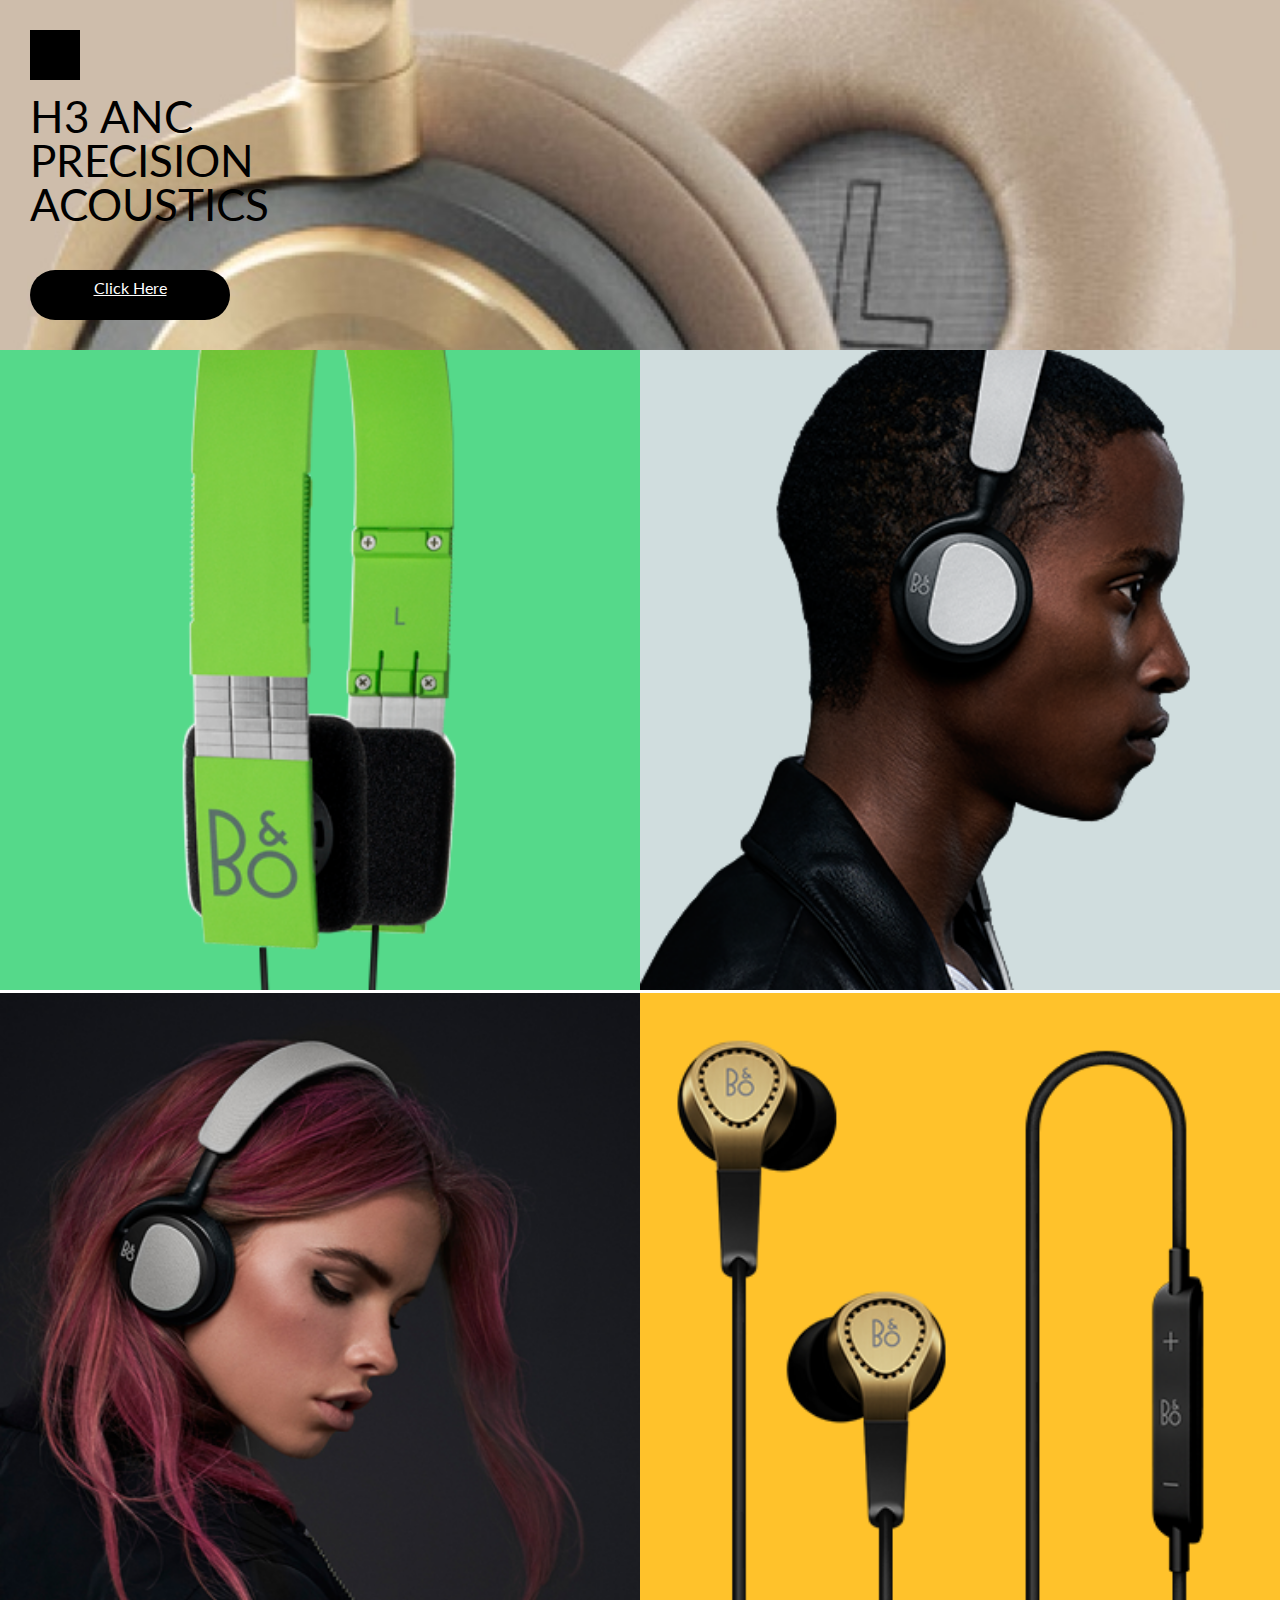
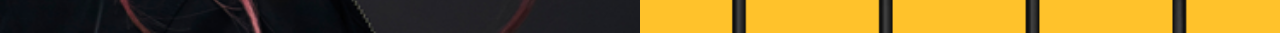
<file: HTML-CSS/3.23 no-flex/index.html>
<!DOCTYPE html>
<html lang="en">
<head>

  <meta charset="UTF-8">
  <meta name="description" content="HTML INTRO">
  <meta name="viewport" content="width=device-width, initial-scale=1.0">
  <title>3.23</title>

  <link rel="stylesheet" href="normalize.css">
  <link rel="stylesheet" href="reset.css">
  <link rel="stylesheet" href="home.css">

</head>
<body>
<main>
<section class="home-page-top-main">
<header class="menu">
</header>
<div class="home-page-content-top">
  <h1>H3 ANC <br> PRECISION <br> ACOUSTICS</h1>
</div>
<div class="home-top-button"><a href="reddit.com">Click Here</a>
</section>
<section class="products">
  <div class="product">
    <img src="./img2/g3-green-set.png" alt="green set">
  </div>
  <div class="product">
    <img src="./img2/H2 - ALWAYS ON.png" alt="always on">
  </div>
  <div class="product">
    <img src="./img2/H2-girl-with-headphones.png" alt="h2 girl">
  </div>
  <div class="product">
    <img src="./img2/H3- ear-buds.png" alt="h3 ear buds">
  </div>
</section>
</main>
</body>
</html>
</file>
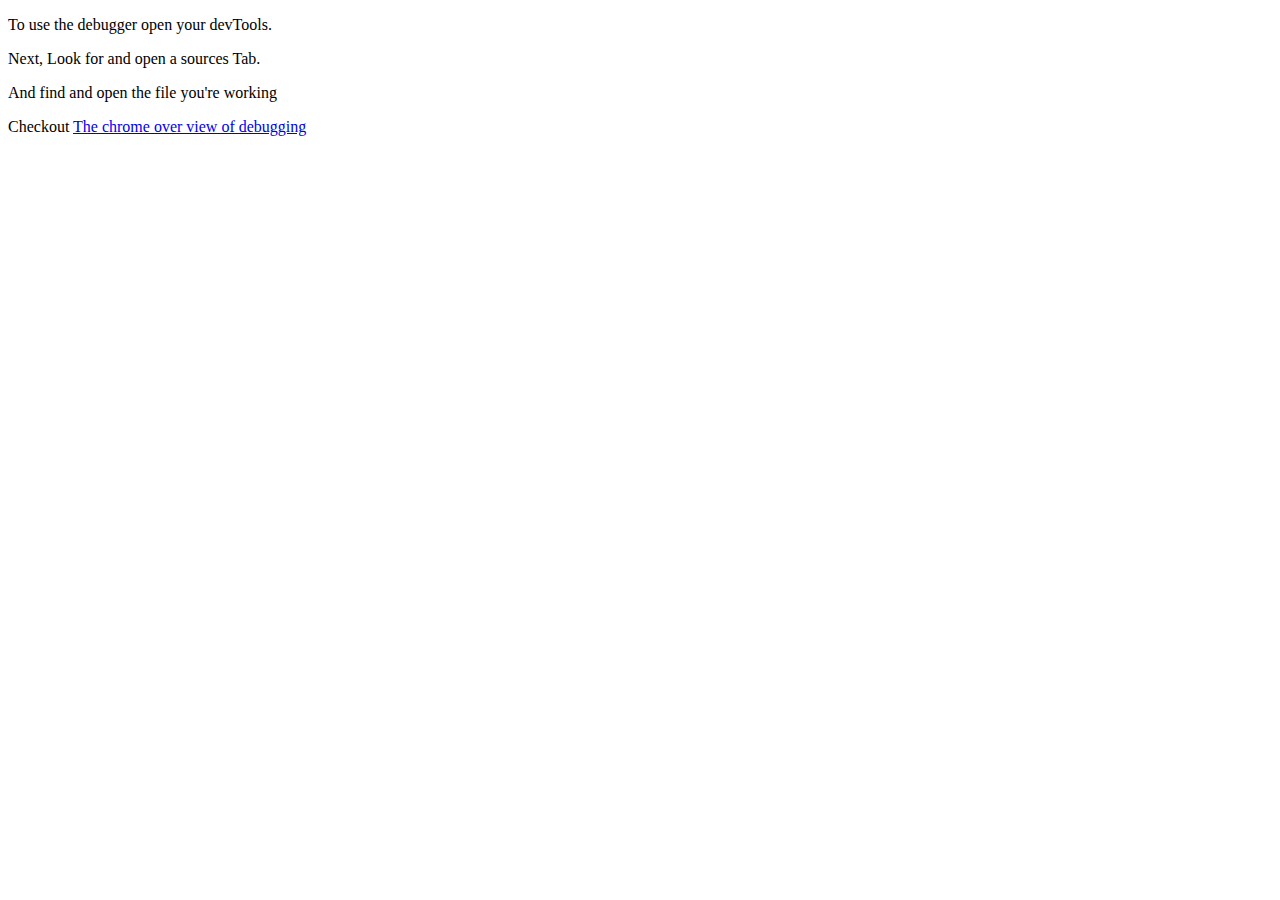
<file: JS/JS-Basics/index.html>
<!DOCTYPE html>
<html>
<head>
    <meta charset="utf-8">
    <title>Empty Night</title>
</head>
<body>
    <p>To use the debugger open your devTools.</p>
    
    <p>Next, Look for and open a sources Tab.
    <div>And find and open the file you're working</div>
    </p>
    
    <p>Checkout <a href="https://developer.chrome.com/devtools/docs/javascript-debugging">The chrome over view of debugging</a></p>

    <script src="fns-and-scope.js"></script>
    <script src="closures.js"></script>
</body>
</html>
</file>
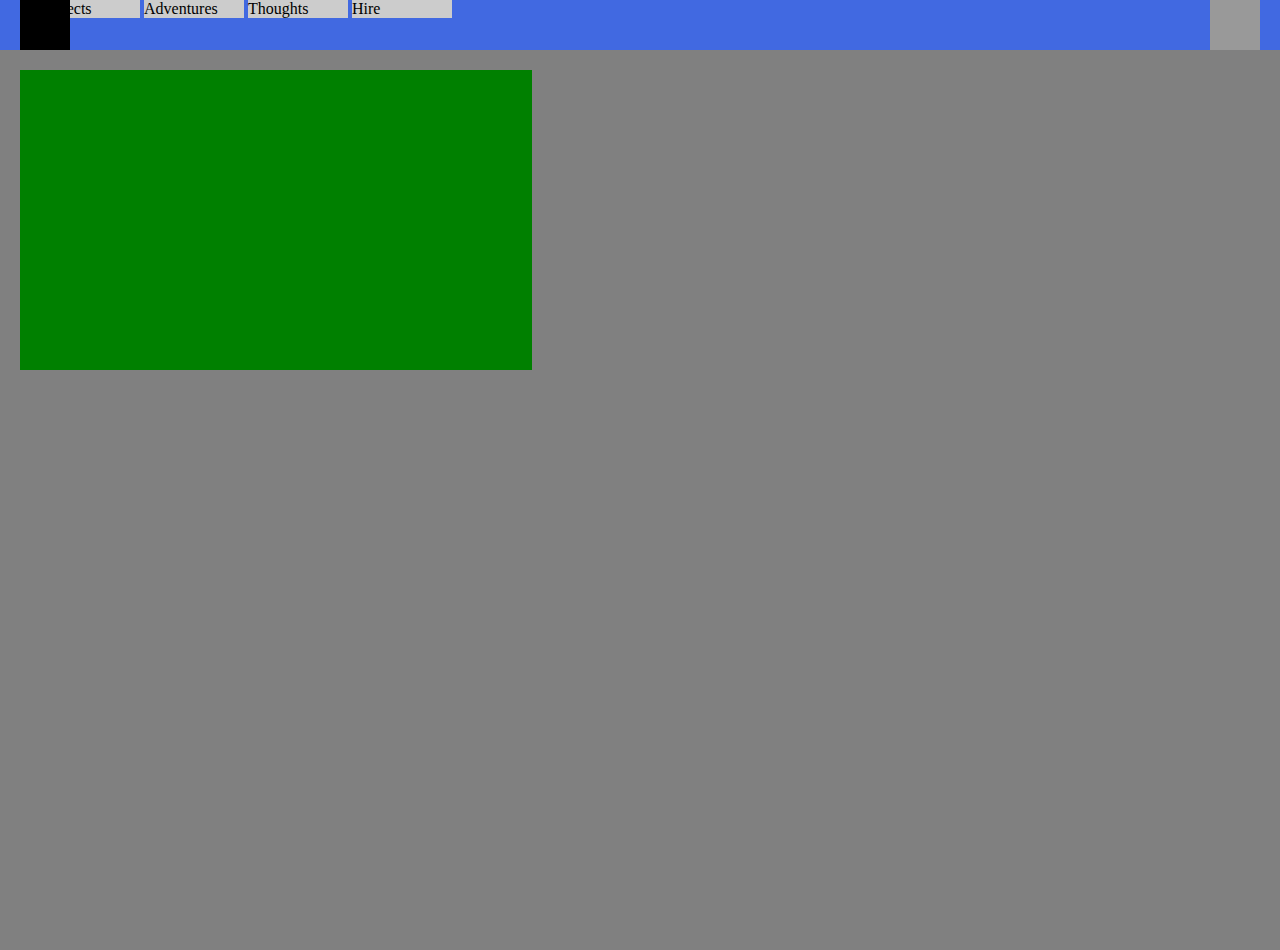
<file: week1/day1/index.html>
<!DOC TYPE html>
  <html>
  <head>
      <meta charset="utf-8">
      <title>Amar Patel</title>
      <link rel="stylesheet" href="intro.css">
  </head>
  <body>
    <main>
      <header class="main-header">
        <div class="menu">
        </div>
        <div class="search">
        </div>
          <nav>
            <ul>
              <li>Projects</li>
              <li>Adventures</li>
              <li>Thoughts</li>
              <li>Hire</li>
            </ul>
          </nav>
      </header>
      <section class="main-section">
        <div id="card-1" class="cards"></div>
        <div class="cards"></div>
      </section>
    </main>
  </body>
  </html>
</file>
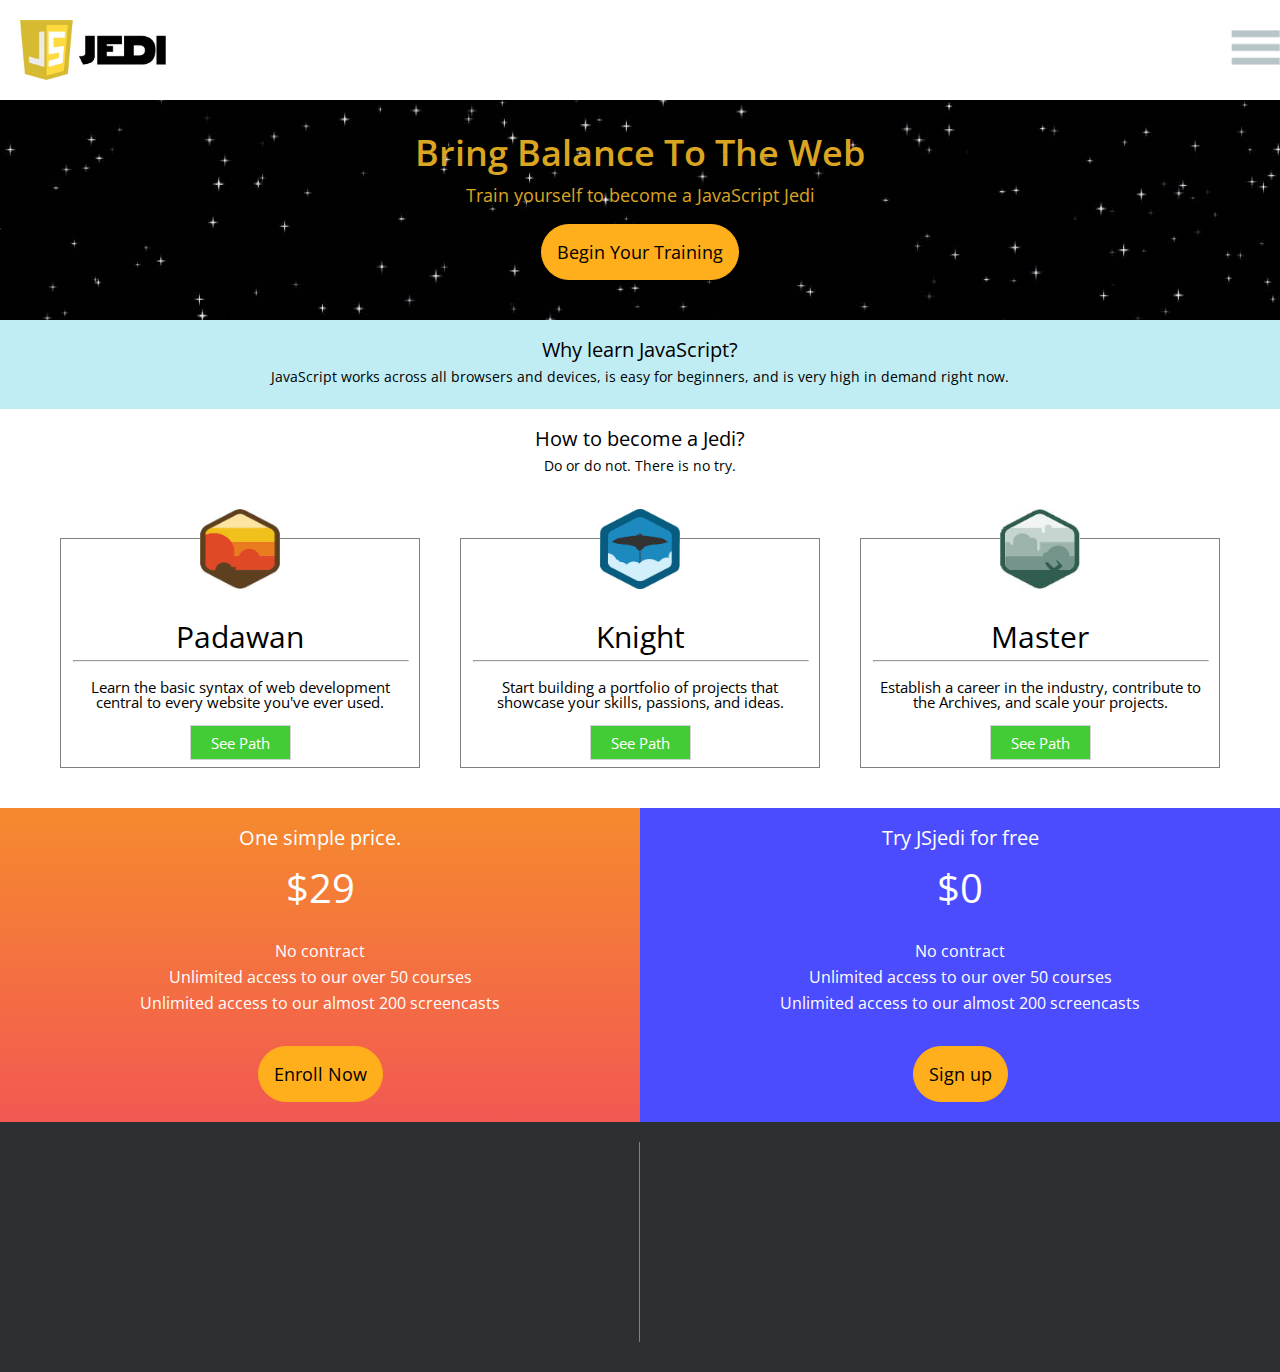
<file: HTML-CSS/CodeSchool/code-school/index.html>
<!DOCTYPE html>
<html lang="en">
<head>

    <!--META META META META META META META META-->

    <meta charset="UTF-8">
    <meta name="viewport" content="width=device-width, initial-scale=1.0">
    <meta name="description" content="HTML INTRO ">
    <meta name="keywords" content="HTML,CSS. FLexbox ">
    <title>JSjedi - Bring Balance To The Web.</title>

    <!--STYLES  STYLES STYLES STYLES STYLES STYLES STYLES -->
    <link rel="stylesheet" href="./styles/base/reset.css">
    <link rel="stylesheet" href="./styles/fonts/font.css">
    <link rel="stylesheet" href="./styles/views/home.css">

</head>
<body>
<main>
    <section class="home-page-header">
        <img class="logo" src="./img/logo2.jpg" alt="code school logo">
        <header class="nav">
          <ul>Path</ul>
          <ul>Archives</ul>
          <ul>Temple</ul>
        <div class="sign-in-button"> </div>
      </header>
        <div class="menu">
            <img src="./img/hamburger.png" alt="Hamburger Menu">
        </div>
    </section>
    <section class="home-page-intro-box">
      <h1 class="intro-header-text">Bring Balance To The Web</h1>
        <p class="intro-text">Train yourself to become a JavaScript Jedi</p>
              <button class="intro-button"><a href="">Begin Your Training</a></button>
    </section>
    <section class="why-js">
      <div class="why-jsjedi">
        <h3 class="why">Why learn JavaScript?</h3>
          <p class="javascript">JavaScript works across all browsers and devices, is easy for beginners, and is very high in demand right now.</p>
    </section>

    <section class="how-jedi">
        <h3 class="why">How to become a Jedi?</h3>
          <p class="javascript">Do or do not. There is no try.</p>
    </section>
    <section class="content-wrapper">
          <div class="jedi-content">
            <img class="jedi-content-icon" src="./img/tattooine.jpg" alt="padawan">
            <h3 class="jedi-content-title">Padawan</h3>
            <hr>
            <p>Learn the basic syntax of web development central to every website you've ever used.</p>
            <button class="jedi-button"><a href="">See Path</a></button>
          </div>
          <div class="jedi-content">
              <img class="jedi-content-icon" src="./img/cloud-city.jpg" alt="knight">
              <h3 class="jedi-content-title">Knight</h3>
              <hr>
              <p>Start building a portfolio of projects that showcase your skills, passions, and ideas.</p>
              <button class="jedi-button"><a href="">See Path</a></button>
          </div>
          <div class="jedi-content">
              <img class="jedi-content-icon" src="./img/endor.jpg" alt="master">
              <h3 class="jedi-content-title">Master</h3>
              <hr>
              <p>Establish a career in the industry,  contribute to the Archives, and scale your projects.</p>
              <button class="jedi-button"><a href="">See Path</a></button>
          </div>
    </section>

<section class="the-path">

</section>
<section class="pricing-plans">
  <div class="free">
    <h3 class="price-title">One simple price.</h3>
    <h1 class="price">$29<h1>
    <ol>
      <li>  No contract</li>
        <li>  Unlimited access to our over 50 courses</li>
          <li>  Unlimited access to our almost 200 screencasts</li>
    </ol>
                  <button class="intro-button"><a href="">Enroll Now</a></button>
  </div>
  <div class="monthly">
        <h3 class="price-title">Try JSjedi for free</h3>
        <h1 class="price">$0<h1>
    <ol>
      <li>  No contract</li>
        <li>  Unlimited access to our over 50 courses</li>
          <li>  Unlimited access to our almost 200 screencasts</li>
    </ol>
                  <button class="intro-button"><a href="">Sign up</a></button>
  </div>
</section>
<footer>
  <div class="footer-left" style="border-right:1px solid gray; height: 80%"></div>
</footer>
</main>
</body>
</html>
</file>
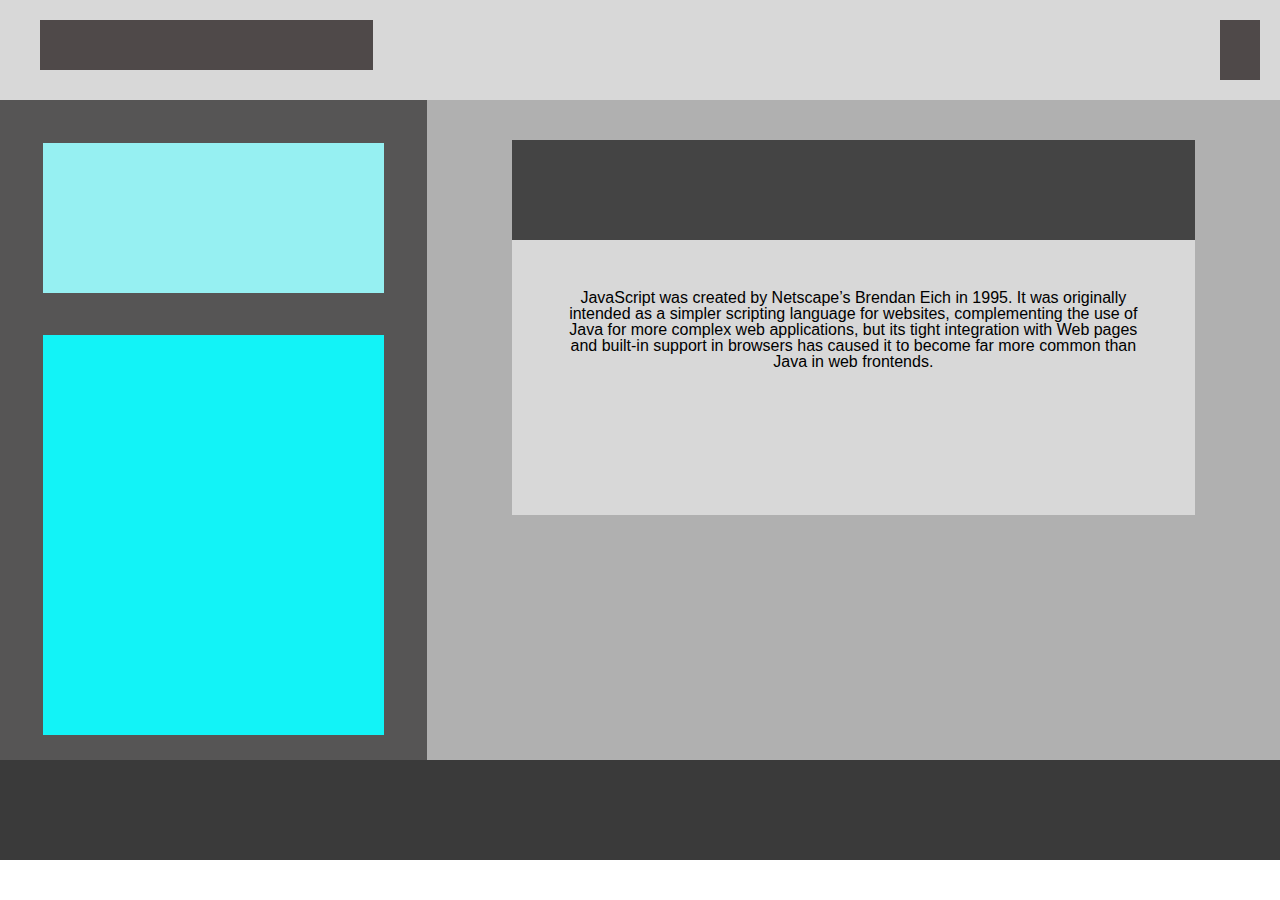
<file: HTML-CSS/HTML-CSS-Practice-Problems/level-1/index.html>
<!DOCTYPE html>
<html lang="en">
<head>

    <meta charset="UTF-8">
    <title>level-1</title>
    <link rel="stylesheet" href="../base/base.css">



    <!-- STEP 1 CSS FILE **** STEP 1 CSS FILE *** STEP 1 CSS FILE -->
    <link rel="stylesheet" href="step-1/step-1.css">

    <!-- STEP 2 CSS FILE **** STEP 2 CSS FILE *** STEP 2 CSS FILE -->
    <link rel="stylesheet" href="step-2/step-2.css">

    <!-- STEP 3 CSS FILE **** STEP 3 CSS FILE *** STEP 3 CSS FILE -->
    <link rel="stylesheet" href="step-3/step-3.css">

</head>
<body>
<main class="main-wrapper">

    <!-- Step-1.1 Position the header at the top of the screen-->
    <header class="header">

        <!-- Step-2.3 add styles to match the step-2 design  -->
        <div class="logo-container"></div>

        <!-- Step-2.4 add styles to match the step-2 design-->
        <div class="menu-container"></div>

    </header>

    <section class="main-section">

        <!-- Step-1.2 Position content-left to the left of the screen-->
        <div class="content-left">

            <!-- Step-2.1 add styles to match the step-2 design  -->
            <div class="profile-image-container"></div>

            <!-- Step-2.2 add styles to match the step-2 design-->
            <div class="profile-links-container"></div>

        </div>
        <!-- step-1.3 Position content-mid to the middle of the screen-->
        <div class="content-mid">

            <!-- Step-3.3 add some styles to match the step-3 design  -->
            <section class="content-container">

                <!-- Step-3.1 add styles to match the step-3 design. This is the header   -->
                <header class="content-mid-header"></header>

                <!-- Step-3.2 add styles to match the step-3 design. This is the content section  -->
                <div class="content">
                    <p>JavaScript was created by Netscape’s Brendan Eich in 1995. It was originally intended as a simpler scripting language for websites, complementing the use of Java for more complex web applications, but its tight integration with Web pages and built-in support in browsers has caused it to become far more common than Java in web frontends.</p>
                </div>

            </section>

        </div>

    </section>

    <!-- Step-1.4 Position the footer at the bottom of the screen-->
    <footer class="footer"> </footer>

</main>
</body>
</html>
</file>
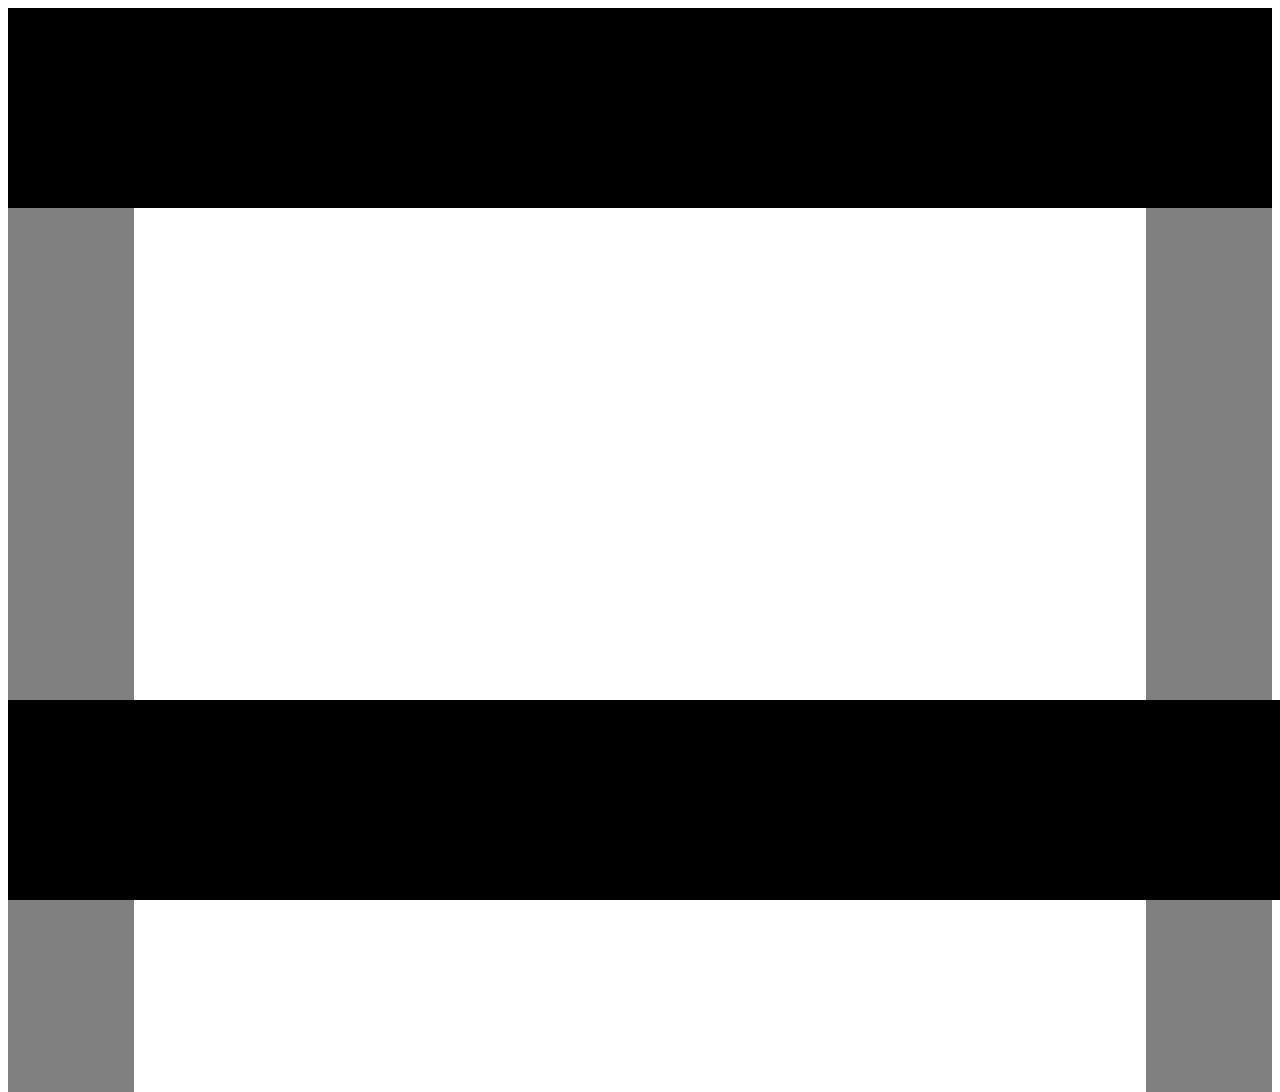
<file: HTML-CSS/html-layout/first/index.html>
<!-- Put your HTML HERE, make sure to connect your style.css sheet -->
<!DOC TYPE html>
<html>
<head>
  <meta charset="utf-8">
  <title>Amar Patel</title>
  <link rel="stylesheet" href="style.css">
</head>
<body>
  <main>
    <header class="main-header">
    </header>
    <section>
      <div class="left">
      </div>
      <div class="middle">

      </div>
      <div class="right">
      </div>
    </section>
    <div class="footer">
    </div>

</main>
</body>
</html>
</file>
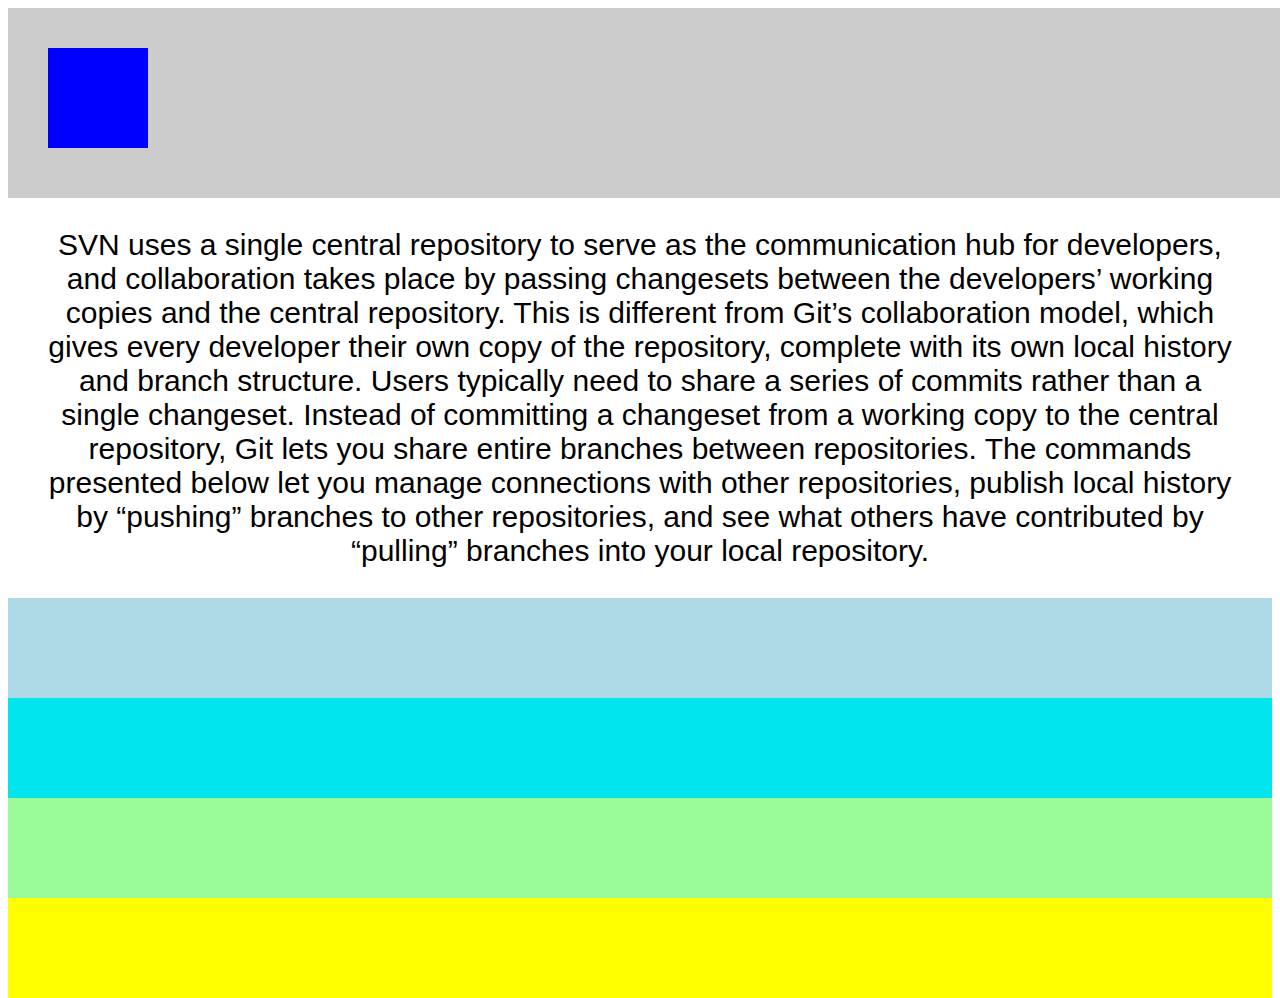
<file: HTML-CSS/html-layout/third/index.html>
<!-- Put your HTML HERE, make sure to connect your style.css sheet -->
<!DOC TYPE html>
<html>
<head>
  <meta charset="utf-8">
  <title>Amar Patel</title>
  <link rel="stylesheet" href="style.css">
</head>
<body>
  <main>
    <section>
    <header class="header">
      <div class="button"></div>
    </header>
  </section>
  <section>
    <div class="copy">
      <p>SVN uses a single central repository to serve as the communication hub for developers, and collaboration takes place by passing changesets between the developers’ working copies and the central repository. This is different from Git’s collaboration model, which gives every developer their own copy of the repository, complete with its own local history and branch structure. Users typically need to share a series of commits rather than a single changeset. Instead of committing a changeset from a working copy to the central repository, Git lets you share entire branches between repositories.

The commands presented below let you manage connections with other repositories, publish local history by “pushing” branches to other repositories, and see what others have contributed by “pulling” branches into your local repository.</p>

    </div>
  </section>
    <section>
      <div class="first"></div>
      <div class="second"></div>
      <div class="third"></div>
      <div class="fourth"></div>
    </section>
</main>
</body>
</html>
</file>
<file: HTML-CSS/3.23 no-flex/home.css>
@import url(https://fonts.googleapis.com/css?family=Lato);
.home-page-top-main {
    width: 100%;
    height: 350px;
    position: relative;
    background: url('img/headphones-bg.jpg') center no-repeat;
    background-size: cover;
}
.menu {
    width: 50px;
    height: 50px;
    position: absolute;
    left: 30px;
    top: 30px;
    background: #000;
}
.home-page-content-top {
    text-align: left;
    font-family: 'Lato', sans-serif;
    font-size: 44px;
    position: absolute;
    top: 94px;
    left: 30px;
}
.home-top-button {
    width: 200px;
    height: 50px;
    position: absolute;
    bottom: 30px;
    left: 30px;
    background: #000;
    border-radius: 50px;
    text-align: center;
    padding: 10px 0 10px 0;
}
.home-top-button a {
  color: #fff;
  font-family: 'Lato', sans-serif;
}
.product {
  width: 50%;
  display: inline-block;
  float: left;
}
.product img {
  width: 100%;
}
</file>
<file: week1/day1/intro.css>
body {
  margin: 0;
  padding: 0;
}

html {
  box-sizing: border-box;
}

.main-header {
    width: 100%;
    height: 50px;
    background: #4169e1;
    position: relative;
}
li {
    display: inline-block;
    width: 100px;
    background: #ccc;
}
.main-section {
  width: 100%;
  background: gray;
  height: 100%;
  overflow: scroll;
  margin: auto;
  margin-left: auto;
  margin-right: auto;
}
.cards {
  float: left;
  margin-bottom: 20px;
  margin-top: 20px;
  margin-right: 20px;
  margin-left: 20px;
  width: 40%;
  height: 300px;
  background: green;
  margin-bottom: 10px;
}

#card-1 {
  display: none;
}

.menu {
  width: 50px;
  height: 50px;
  background: #000;
  float: left;
  margin-left: 20px;
  position: absolute;
  left: 0;
}
.search {
  width: 50px;
  height: 50px;
  background: #999;
  float: right;
  margin-right: 20px;
  position: absolute;
  right: 0;
}
</file>
<file: HTML-CSS/CodeSchool/code-school/styles/fonts/font.css>
@import url(https://fonts.googleapis.com/css?family=Open+Sans:400,300,600);

h1,h2,h3,h4,h5,h6,p,a,ol {
    font-family: 'Open Sans', sans-serif;
}
</file>
<file: HTML-CSS/CodeSchool/code-school/styles/views/home.css>
.home-page-header {
    display: flex;
    justify-content: space-between;
    padding-top: 20px;
}

.logo {
    margin-left: 20px;
    height: 60px;
    width: 146px;
}
.nav {
  width: 100%;
  height: 50px;
  background-color: white;
  padding-left: 100px;
}
.nav ul {
  display: flex;
  float: left;
  top: 20px;
  left: 100px;
  display: block;
  padding: 8px;
  color: black;
  font-family: 'Open Sans', sans-serif;
  margin-top: 20px;
  display: visible;
}
.menu {
    margin-right: 20px;
    display: flex;
}

.home-page-intro-box {
    width: 100%;
    padding: 20px 0 20px 0;
    text-align: center;
    background-image: url('../../img/star-bkgrnd.jpg');
    background-repeat: repeat;
    background-position: top center;
    margin: 20px auto 0 auto;
}

.intro-header-text {
    font-size: 36px;
    margin-top: 15px;
    margin-bottom: 15px;
    font-weight: 600;
    color: goldenrod;
}

.intro-text {
    margin-bottom: 15px;
    color: goldenrod;
    font-size: 18px;
}
.intro-button {
  font-size: 18px;
  background-color: #ffae1c;
  border: 1px solid #ffae1c;
  color: #fff;
  border-radius: 40px;
  padding: 15px;
  font-weight: 600px;
  margin-bottom: 20px;
}
.intro-button a {
  color: black;
  font-family: 'Open Sans', sans-serif;
  text-align: center;
  margin: auto;
  text-decoration: none;
  font-weight: 600px;
}
.why-js {
    color: black;
    text-align: center;
    font-size: 20px;
    font-family: 'Open Sans', sans-serif;
    width: 100%;
    background: #c0ecf4;
    padding-bottom: 20px;
    padding-top: 0;
    padding-top: 20px;
  }
}
#why {
  color: black;
  text-align: center;
  font-size: 20px;
  font-family: 'Open Sans', sans-serif;
}
p {
  margin-top: 10px;
  font-size: 14px;
  padding-bottom: 5px;
}
.how-jedi {
  color: black;
  text-align: center;
  font-size: 20px;
  font-family: 'Open Sans', sans-serif;
  width: 100%;
  background: white;
  padding-bottom: 20px;
  padding-top: 20px;
}
.content-wrapper {
  max-width: 1200px;
  margin: 0 auto;
  display: flex;
  justify-content: space-around;
  flex-wrap: wrap;
}
.jedi-content {
  text-align: center;
  width: 30%;
  height: 230px;
  background-color: white;
  border: 1px solid gray;
  margin: 40px 10px;
  padding: 0 1%;
  float: left;
}
.jedi-content-icon {
  position: relative;
  bottom: 30px;
  height: 80px;
  width: 80px;
}
.jedi-content-title {
  font-size: 30px;
  font-weight: 400;
}
hr {
  width: 100%;
}
.jedi-button {
  font-family: Arial;
  color: #ffffff;
  font-size: 20px;
  background: #44cc37;
  padding: 5px 20px 5px 20px;
  text-decoration: none;
  border: 1px solid lightgray;
}

.jedi-button:hover {
  background: #3cb0fd;
  background-image: -webkit-linear-gradient(top, #3cb0fd, #3498db);
  background-image: -moz-linear-gradient(top, #3cb0fd, #3498db);
  background-image: -ms-linear-gradient(top, #3cb0fd, #3498db);
  background-image: -o-linear-gradient(top, #3cb0fd, #3498db);
  background-image: linear-gradient(to bottom, #3cb0fd, #3498db);
  text-decoration: none;
}
.jedi-button a {
  color: white;
  font-family: 'Open Sans', sans-serif;
  text-align: center;
  margin: auto;
  text-decoration: none;
  font-weight: 600px;
  font-size: 15px;
}
.jedi-content p {
  display: inline-block;
  margin: 10px 0;
  font-size: 15px;
}
.price-title {
  color: white;
  padding: 20px;
  font-size: 20px;
  text-align: center;
}
.pricing-plans {
  display: flex;
  flex-wrap: wrap;
  text-align: center;
}
.price {
  font-size: 40px;
  color: white;
}
.free {
  width: 50%;
  background: linear-gradient(#f68a2e,#f25852);
}
.monthly {
  width: 50%;
  background: #4C4CFF;
}
.pricing-button {
  font-size: 18px;
  background-color: #ffae1c;
  border: 1px solid #ffae1c;
  color: #fff;
  border-radius: 40px;
  padding: 15px;
  font-weight: 600px;
  margin-bottom: 20px;
}
.pricing-button a {
  color: black;
  font-family: 'Open Sans', sans-serif;
  text-align: center;
  margin: auto;
  text-decoration: none;
  font-weight: 600px;
}
ol {
  color: white;
  padding: 20px;
  margin: 10px;
}
li {
  padding: 5px;
}
footer {
  width: 100%;
  background: #2d3033;
  height: 250px;
}
.footer-left {
  height: 100%;
  width: 50%;
  position: relative;
  top: 20px;
}
@media (min-width: 800px) {
  .nav ul {
    display: none;
  }
  .jedi-content {
    flex-direction: column;
  }
}

@media(min-width: 700px) {
   .home-page-intro-box {
        background-image: url('../../img/star-bkgrnd.jpg');
       background-repeat: no-repeat;
       background-size: cover;
}
       .jedi-content {
      flex-direction: row;
      flex-wrap: wrap;
      justify-content: space-around;
   }
}
@media only screen and max-width: 600px) {
  .sdgsdgsdg {
    width: ;
    height: ;
    background: ;
    
  }
}
</file>
<file: HTML-CSS/HTML-CSS-Practice-Problems/base/base.css>
/* DO NOT CHANGE THESE */
/* DO NOT CHANGE THESE */
/* DO NOT CHANGE THESE */
/* DO NOT CHANGE THESE */
/* DO NOT CHANGE THESE */
/* DO NOT CHANGE THESE */
/* DO NOT CHANGE THESE */
/* DO NOT CHANGE THESE */

html, body, div, span, applet, object, iframe,
h1, h2, h3, h4, h5, h6, p, blockquote, pre,
a, abbr, acronym, address, big, cite, code,
del, dfn, em, img, ins, kbd, q, s, samp,
small, strike, strong, sub, sup, tt, var,
b, u, i, center,
dl, dt, dd, ol, ul, li,
fieldset, form, label, legend,
table, caption, tbody, tfoot, thead, tr, th, td,
article, aside, canvas, details, embed,
figure, figcaption, footer, header, hgroup,
menu, nav, output, ruby, section, summary,
time, mark, audio, video {
    margin: 0;
    padding: 0;
    border: 0;
    font-size: 100%;
    font: inherit;
    vertical-align: baseline;
    box-sizing: border-box;
}


/* HTML5 display-role reset for older browsers */
article, aside, details, figcaption, figure,
footer, header, hgroup, menu, nav, section {
    display: block;
}
body {
    line-height: 1;
}
ol, ul {
    list-style: none;
}
blockquote, q {
    quotes: none;
}
blockquote:before, blockquote:after,
q:before, q:after {
    content: '';
    content: none;
}
table {
    border-collapse: collapse;
    border-spacing: 0;
}
</file>
<file: HTML-CSS/HTML-CSS-Practice-Problems/level-1/step-1/step-1.css>
/*  Step-1.1 You don't need to put a position on this element because it is already at the top of the screen */

.header {
    width: 100%;
    height: 100px;
    background: #D8D8D8;

}

/* Step-1.2 I would suggest using float to get this container in it's desired location*/

.content-left {
    width: 33.333333%;
    float: left;
    display: inline-block;
    /*this height is a placeholder. You will need to make some adjustment to get this container to look like the design */
    height: 660px;
    background: #565555;
    position: relative;
}


/* Step-1.3 I would suggest using float to get this container in it's desired location. */

.content-mid {
    width: 66.66666%;
    float: left;
    display: inline-block;
    /*this height is a placeholder. You will need to make some adjustment to get this container to look like the design */
    height: 660px;
    background: #B0B0B0;
    position: relative;

}

/* Step-1.4 your going to want to add a positioning property to get this container to the bottom of the screen  */

.footer {
    width: 100%;
    height: 100px;
    background: #3A3A3A;
    position: relative;
    clear: both;
    bottom: 0;
}
</file>
<file: HTML-CSS/HTML-CSS-Practice-Problems/level-1/step-2/step-2.css>
/* Step-2.1 One option to align this container to the center would be to give it a margin-left: auto; and margin-right: auto; */

.profile-image-container {
    background: #96F0F2;
    margin-left: auto;
    margin-right: auto;
    height: 150px;
    width: 80%;
    margin-left: 10%;
    margin-right: 10%;
    margin-top: 10%;
    margin-bottom: 10%;
}

/* Step-2.2  One option to align this container to the center would be to give it a margin-left: auto; and margin-right: auto; */

.profile-links-container {
    background: #12F3F7;
    margin-left: auto;
    margin-right: auto;
    height: 400px;
    width: 80%;
    margin-left: 10%;
    margin-right: 10%;
    margin-top: 10%;
    margin-bottom: 10%;
}

/* Step-2.3  You can either use float left or position absolute to get this element to in the desired location */

.logo-container {
    background: #4F4949;
    position: absolute;
    height: 50px;
    width: 26%;
    margin-top: 20px;
    margin-left: 40px;
    margin-bottom: 20px;
}


/* Step-2.4 You can either use float left or position absolute to get this element to in the desired location*/

.menu-container {
    background: #4F4949;
    float: right;
    height: 60px;
    width: 40px;
    margin-top: 20px;
    margin-right: 20px;
    margin-bottom: 20px;
}
</file>
<file: HTML-CSS/HTML-CSS-Practice-Problems/level-1/step-3/step-3.css>
/* Step-3.1  Not much to do here except add a width */
.content-mid-header {
    background: #444;
    height: 100px;
}


/* Step-3.3 add a margin top to give this container some space. Also your going to want to set the  margin-left and margin-right to auto. This will give equal distance left and right to the container. Essentially centering the container   */
.content-container {
  width: 80%;
  margin: 40px auto;
  background: #D8D8D8;
}


/* Step-3.2  Remember to add some padding and text-align*/

.content {
  height: 275px;
  padding: 50px;
  text-align: center;
  font-family: sans-serif;

}
</file>
<file: HTML-CSS/html-layout/first/style.css>
.main-header {
  width: 100%;
  height:200px;
  background: black;
}
.left {
  width: 10%;
  float: left;
  background: gray;
  height: 100%;
  position: relative;
}
.middle {
  width: 80%;
  float:left;
  background: #fff;
  position: relative;
}
.right {
  width: 10%;
  float: right;
  background: gray;
  height: 100%;
  position: relative;
}
.footer {
  width: 100%;
  height: 200px;
  background: black;
  position: absolute;
  bottom: 0;
  float: left;
  clear: both;
}
</file>
<file: HTML-CSS/html-layout/third/style.css>
.header {
  width: 100%;
  float: left;
  background: #ccc;
  height: 150px;
  padding-top: 40px;
  padding-left: 40px;
  padding-right: 40px;
}

.button {
  width: 100px;
  height: 100px;
  background: blue;
  float: left;
}

.copy {
  width: 100%;
  float: left;
  background: white;
}
p {
  text-align: center;
  padding-left: 40px;
  padding-right: 40px;
  font-family: sans-serif;
  font-size: 30px;
}
.blue {
  width: 100%;
  float: left;
  background: blue;
  height: 100px;
}
.first {
  width: 100%;
  float: left;
  background: #ADD8E6;
  height: 100px;
}
.second {
  width: 100%;
  float:left;
  background: #00E5EE;
  height: 100px;
}
.third {
  width: 100%;
  float: left;
  background: #98FB98;
  height: 100px;
  position: relative;
}
.fourth {
  width: 100%;
  float: left;
  background: yellow;
  height: 100px;
  position: relative;
}
img {
  float: right;
  position: absolute;
  bottom: 0;
}
</file>
